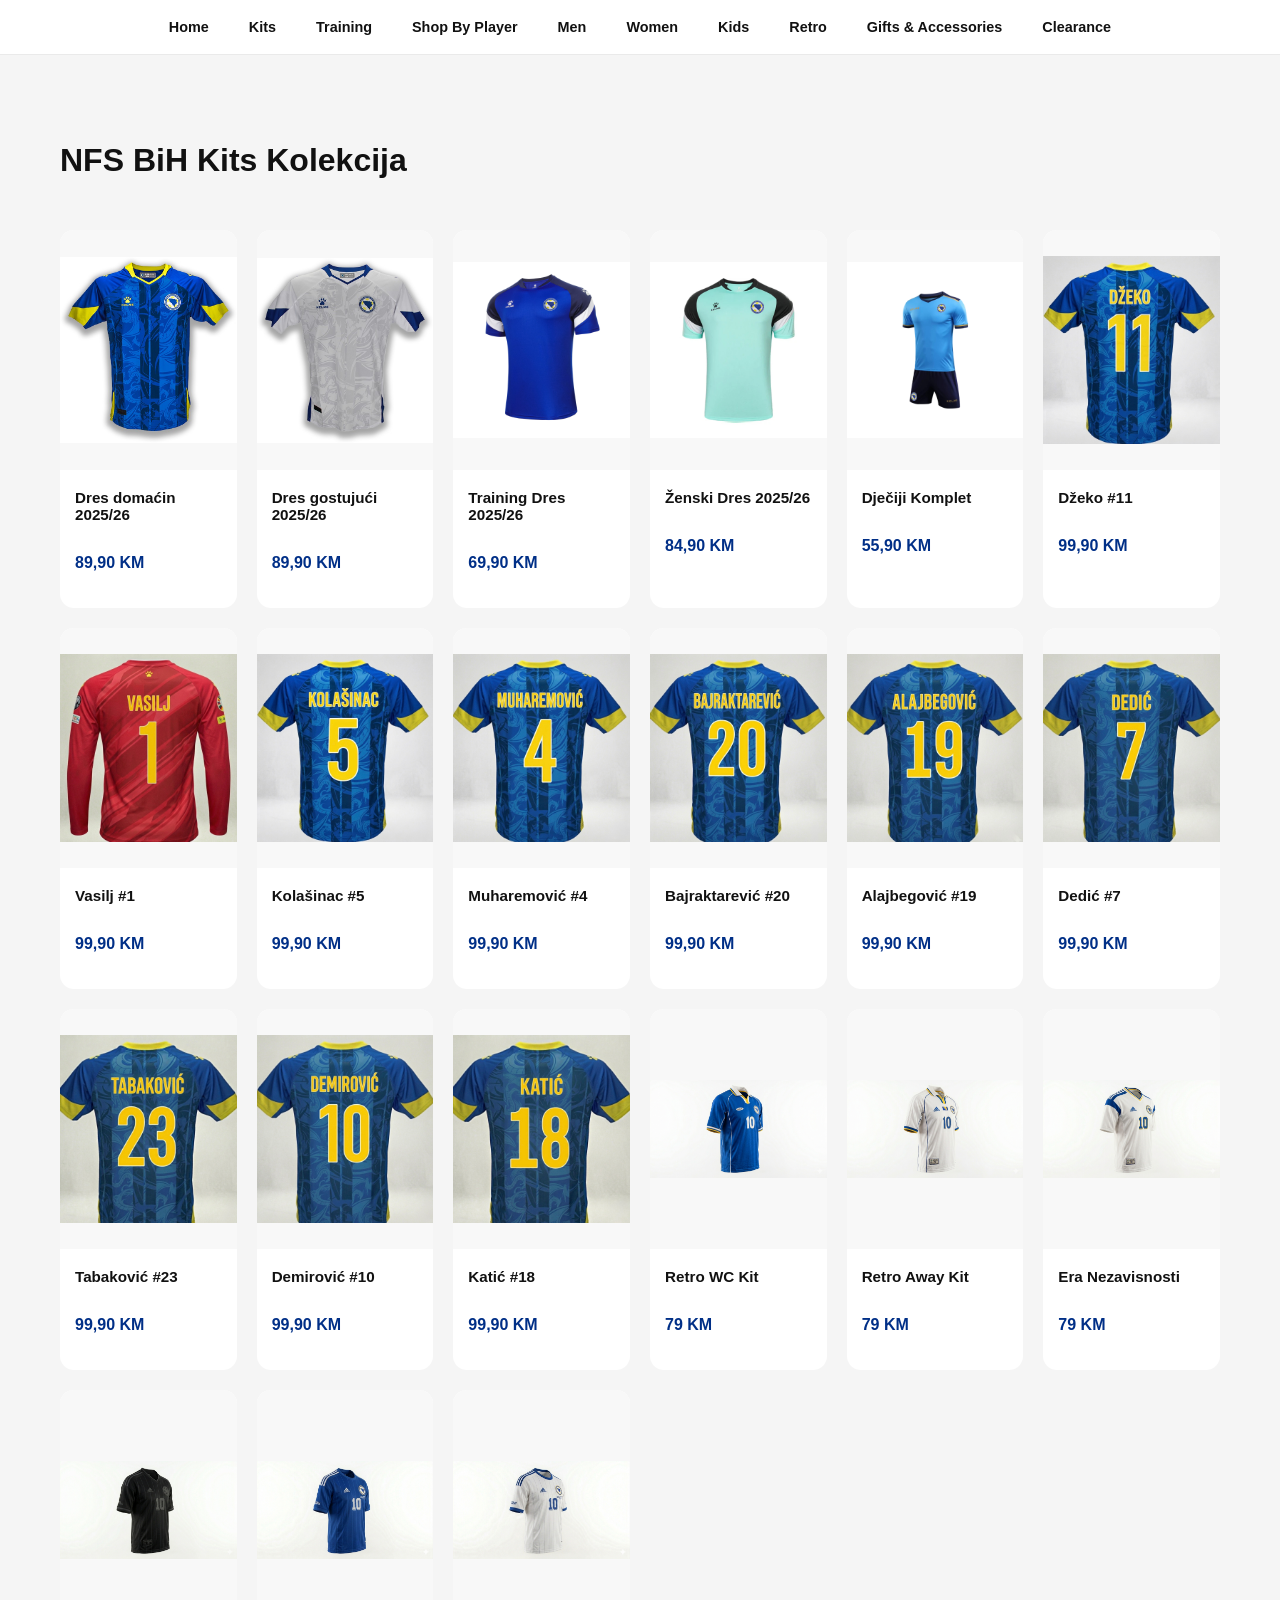
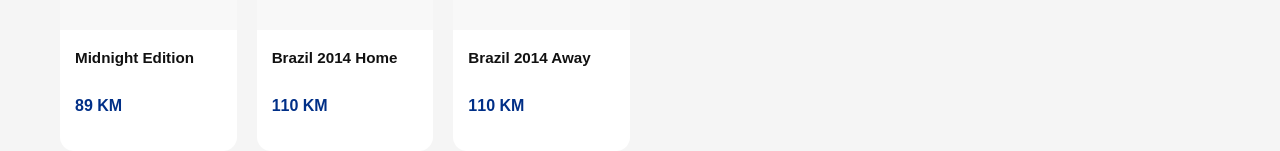
<file: kits.html>
<!DOCTYPE html>
<html lang="bs">

<head>
    <meta charset="UTF-8">
    <meta name="viewport" content="width=device-width, initial-scale=1.0">
    <title>Kits - NFS BiH Fanshop</title>

    <link rel="stylesheet" href="css/tptpstil.css">
</head>

<body>

<nav>

    <ul class="nav-links">

        <li><a href="index.html">Home</a></li>
        <li><a href="kits.html">Kits</a></li>
        <li><a href="training.html">Training</a></li>
        <li><a href="menwomen.html#players">Shop By Player</a></li>
        <li><a href="menwomen.html#men">Men</a></li>
        <li><a href="menwomen.html#women">Women</a></li>
        <li><a href="menwomen.html#kids">Kids</a></li>
        <li><a href="retro.html#retro">Retro</a></li>
        <li><a href="retro.html#gifts">Gifts & Accessories</a></li>
        <li><a href="retro.html#clearance">Clearance</a></li>

    </ul>

</nav>

<section class="products-section">

    <div class="section-title">
        <h2>NFS BiH Kits Kolekcija</h2>
    </div>

    <div class="products-grid">

       <article class="product-card">

    <img src="images/dres1.jpeg" alt="Home Dres">

    <h3>Dres domaćin 2025/26</h3>

    <p>89,90 KM</p>

</article>


<article class="product-card">

    <img src="images/dres2.jpg" alt="Away Dres">

    <h3>Dres gostujući 2025/26</h3>

    <p>89,90 KM</p>

</article>


<article class="product-card">

    <img src="images/dres3.jpg" alt="Training Dres">

    <h3>Training Dres 2025/26</h3>

    <p>69,90 KM</p>

</article>


<article class="product-card">

    <img src="images/dres4.jpg" alt="Women's Dres">

    <h3>Ženski Dres 2025/26</h3>

    <p>84,90 KM</p>

</article>


<article class="product-card">

    <img src="images/dres5.jpg" alt="Kids Dres">

    <h3>Dječiji Komplet</h3>

    <p>55,90 KM</p>

</article>

<article class="product-card">

    <img src="images/dzeko.jpg" alt="Dzeko Dres">

    <h3>Džeko #11</h3>

    <p>99,90 KM</p>

</article>


<article class="product-card">

    <img src="images/vasilj.jpg" alt="Vasilj Dres">

    <h3>Vasilj #1</h3>

    <p>99,90 KM</p>

</article>

<article class="product-card">

    <img src="images/kolasinac.jpg" alt="Kolasinac Dres">

    <h3>Kolašinac #5</h3>

    <p>99,90 KM</p>

</article>


<article class="product-card">

    <img src="images/muharemovic.jpg" alt="Muharemovic Dres">

    <h3>Muharemović #4</h3>

    <p>99,90 KM</p>

</article>


<article class="product-card">

    <img src="images/bajraktarevic.jpg" alt="Bajraktarevic Dres">

    <h3>Bajraktarević #20</h3>

    <p>99,90 KM</p>

</article>


<article class="product-card">

    <img src="images/alajbegovic.jpg" alt="Alajbegovic Dres">

    <h3>Alajbegović #19</h3>

    <p>99,90 KM</p>

</article>


<article class="product-card">

    <img src="images/dedic.jpg" alt="Dedic Dres">

    <h3>Dedić #7</h3>

    <p>99,90 KM</p>

</article>


<article class="product-card">

    <img src="images/tabakovic.jpg" alt="Tabakovic Dres">

    <h3>Tabaković #23</h3>

    <p>99,90 KM</p>

</article>


<article class="product-card">

    <img src="images/demirovic.jpg" alt="Demirovic Dres">

    <h3>Demirović #10</h3>

    <p>99,90 KM</p>

</article>

<article class="product-card">

    <img src="images/katic.jpg" alt="Katic Dres">

    <h3>Katić #18</h3>

    <p>99,90 KM</p>

</article>

<article class="product-card">

    <img src="images/Retro dres.png" alt="Retro Dres">

    <h3>Retro WC Kit</h3>

    <p>79 KM</p>

</article>

<article class="product-card">

    <img src="images/Retro dres 2.png" alt="Retro Dres">

    <h3>Retro Away Kit</h3>

    <p>79 KM</p>

</article>

<article class="product-card">

    <img src="images/Dres era nezavisnosti.png" alt="Era Dres">

    <h3>Era Nezavisnosti</h3>

    <p>79 KM</p>

</article>

<article class="product-card">

    <img src="images/Midnight edioton.png" alt="Midnight">

    <h3>Midnight Edition</h3>

    <p>89 KM</p>

</article>


<article class="product-card">

    <img src="images/Brazil dres.png" alt="Brazil">

    <h3>Brazil 2014 Home</h3>

    <p>110 KM</p>

</article>


<article class="product-card">

    <img src="images/Brazil 2.png" alt="Brazil Away">

    <h3>Brazil 2014 Away</h3>

    <p>110 KM</p>

</article>
    </div>

</section>

</body>

</html>
</file>
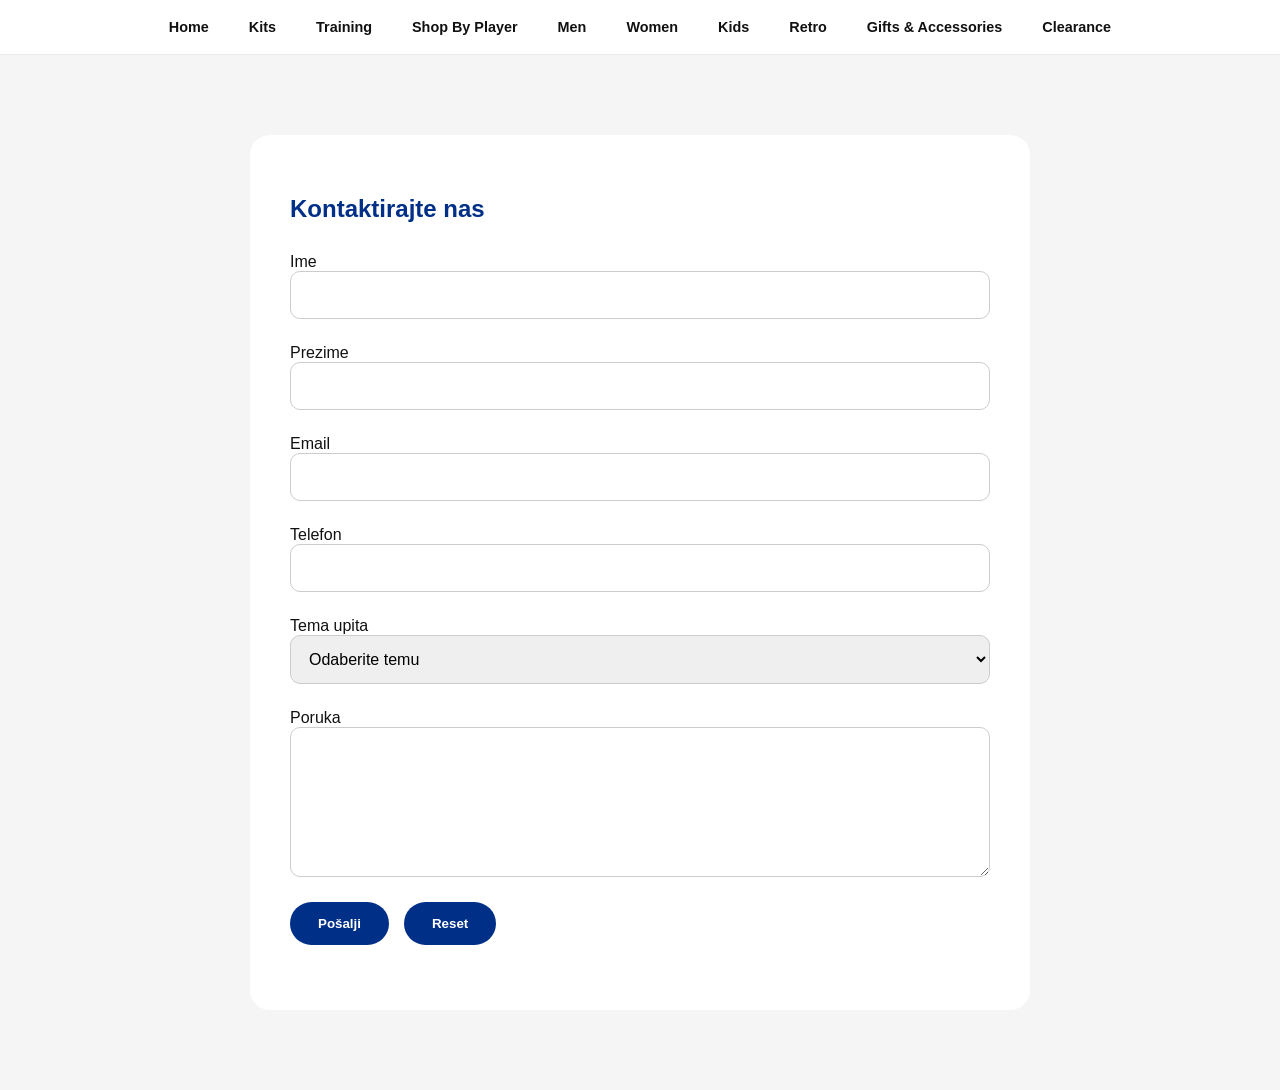
<file: kontakt.html>
<!DOCTYPE html>
<html lang="bs">

<head>

    <meta charset="UTF-8">
    <meta name="viewport" content="width=device-width, initial-scale=1.0">

    <title>Kontakt - NFS BiH Fanshop</title>

    <link rel="stylesheet" href="css/tptpstil.css">

</head>

<body>

    <nav>

        <ul class="nav-links">

            <li><a href="index.html">Home</a></li>
            <li><a href="kits.html">Kits</a></li>
            <li><a href="training.html">Training</a></li>
            <li><a href="menwomen.html#players">Shop By Player</a></li>
            <li><a href="menwomen.html#men">Men</a></li>
            <li><a href="menwomen.html#women">Women</a></li>
            <li><a href="menwomen.html#kids">Kids</a></li>
            <li><a href="retro.html#retro">Retro</a></li>
            <li><a href="retro.html#gifts">Gifts & Accessories</a></li>
            <li><a href="retro.html#clearance">Clearance</a></li>

        </ul>

    </nav>

    <section class="kontakt-section">

        <h1>Kontaktirajte nas</h1>

        <form id="kontaktForma">

            <div class="form-group">

                <label>Ime</label>

                <input type="text" id="ime">

                <small class="error"></small>

            </div>

            <div class="form-group">

                <label>Prezime</label>

                <input type="text" id="prezime">

                <small class="error"></small>

            </div>

            <div class="form-group">

                <label>Email</label>

                <input type="text" id="email">

                <small class="error"></small>

            </div>

            <div class="form-group">

                <label>Telefon</label>

                <input type="text" id="telefon">

                <small class="error"></small>

            </div>

            <div class="form-group">

                <label>Tema upita</label>

                <select id="tema">

                    <option value="">Odaberite temu</option>
                    <option>Dostava</option>
                    <option>Plaćanje</option>
                    <option>Proizvodi</option>
                    <option>Povrat robe</option>

                </select>

                <small class="error"></small>

            </div>

            <div class="form-group">

                <label>Poruka</label>

                <textarea id="poruka"></textarea>

                <small class="error"></small>

            </div>

            <div class="form-buttons">

                <button type="submit">Pošalji</button>

                <button type="reset">Reset</button>

            </div>

        </form>

        <p id="uspjesnaPoruka"></p>

    </section>

    <script src="js/tptpskripte.js"></script>

</body>

</html>
</file>
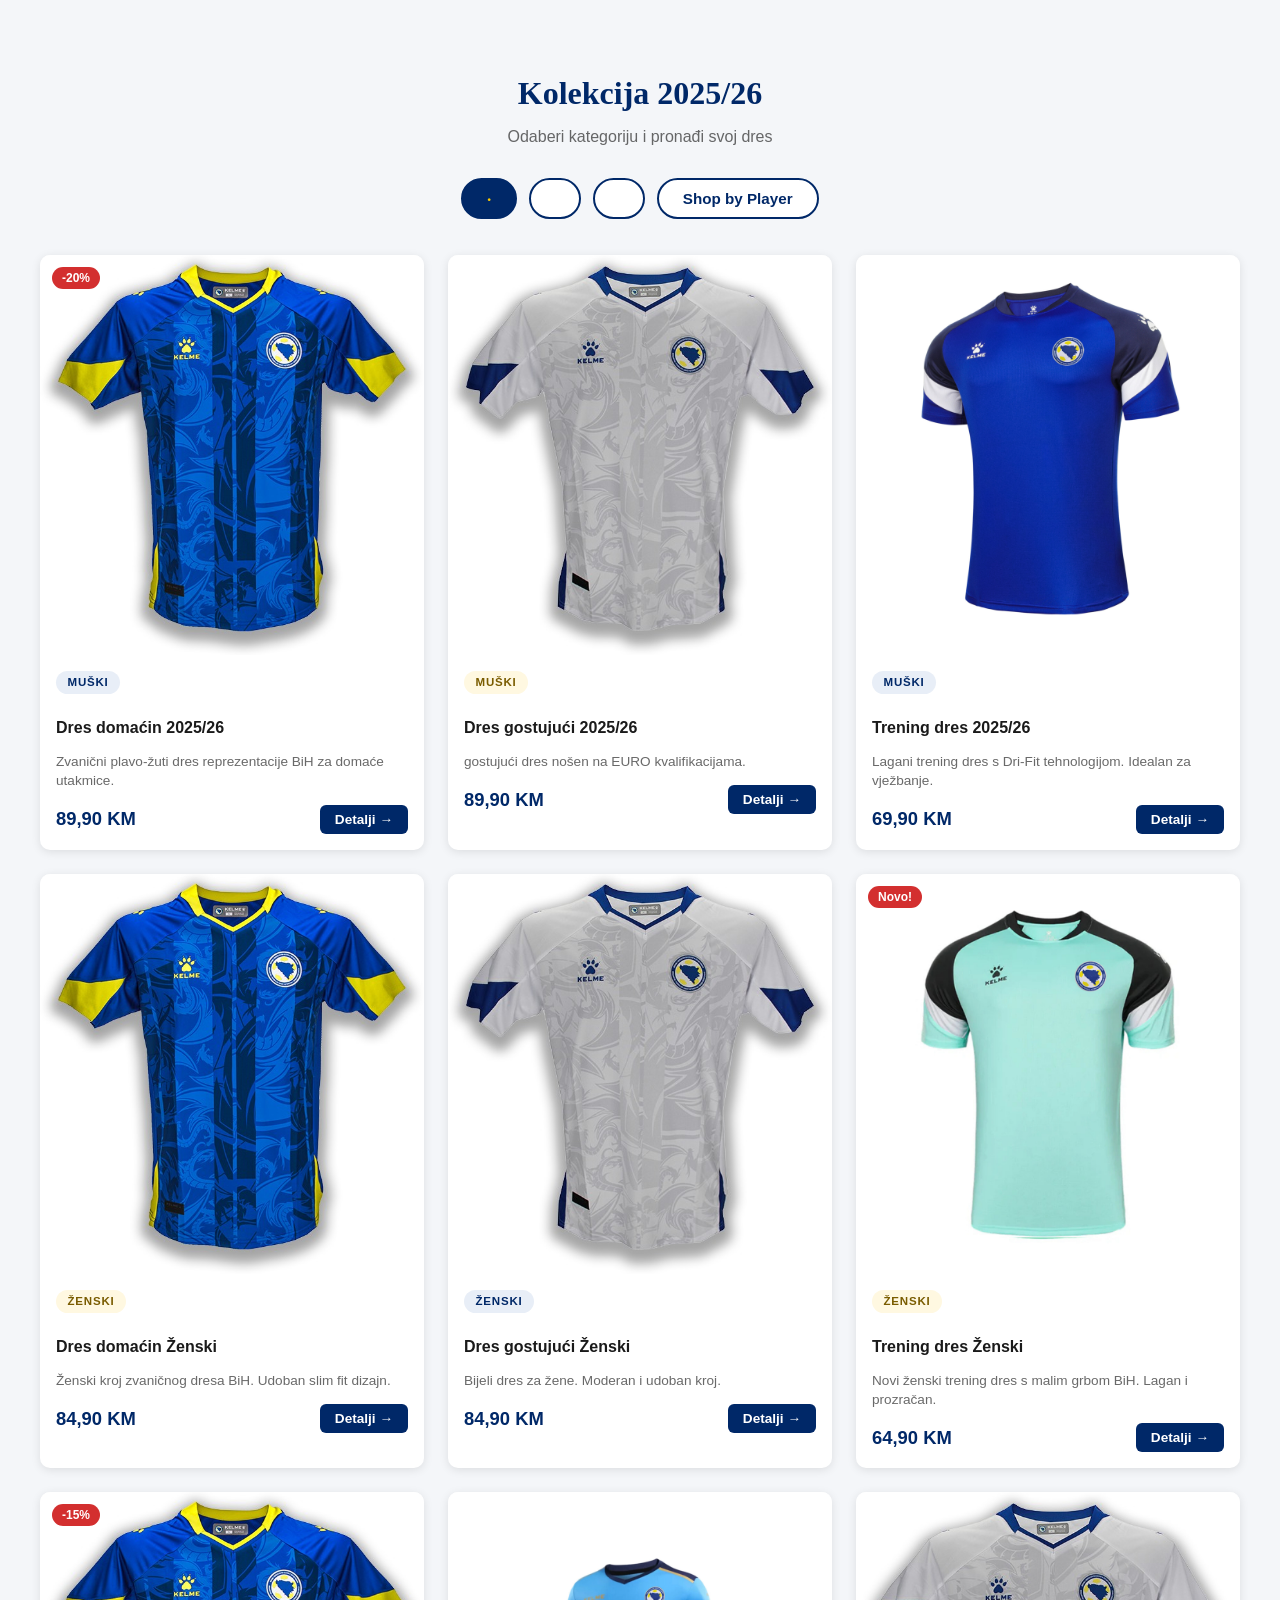
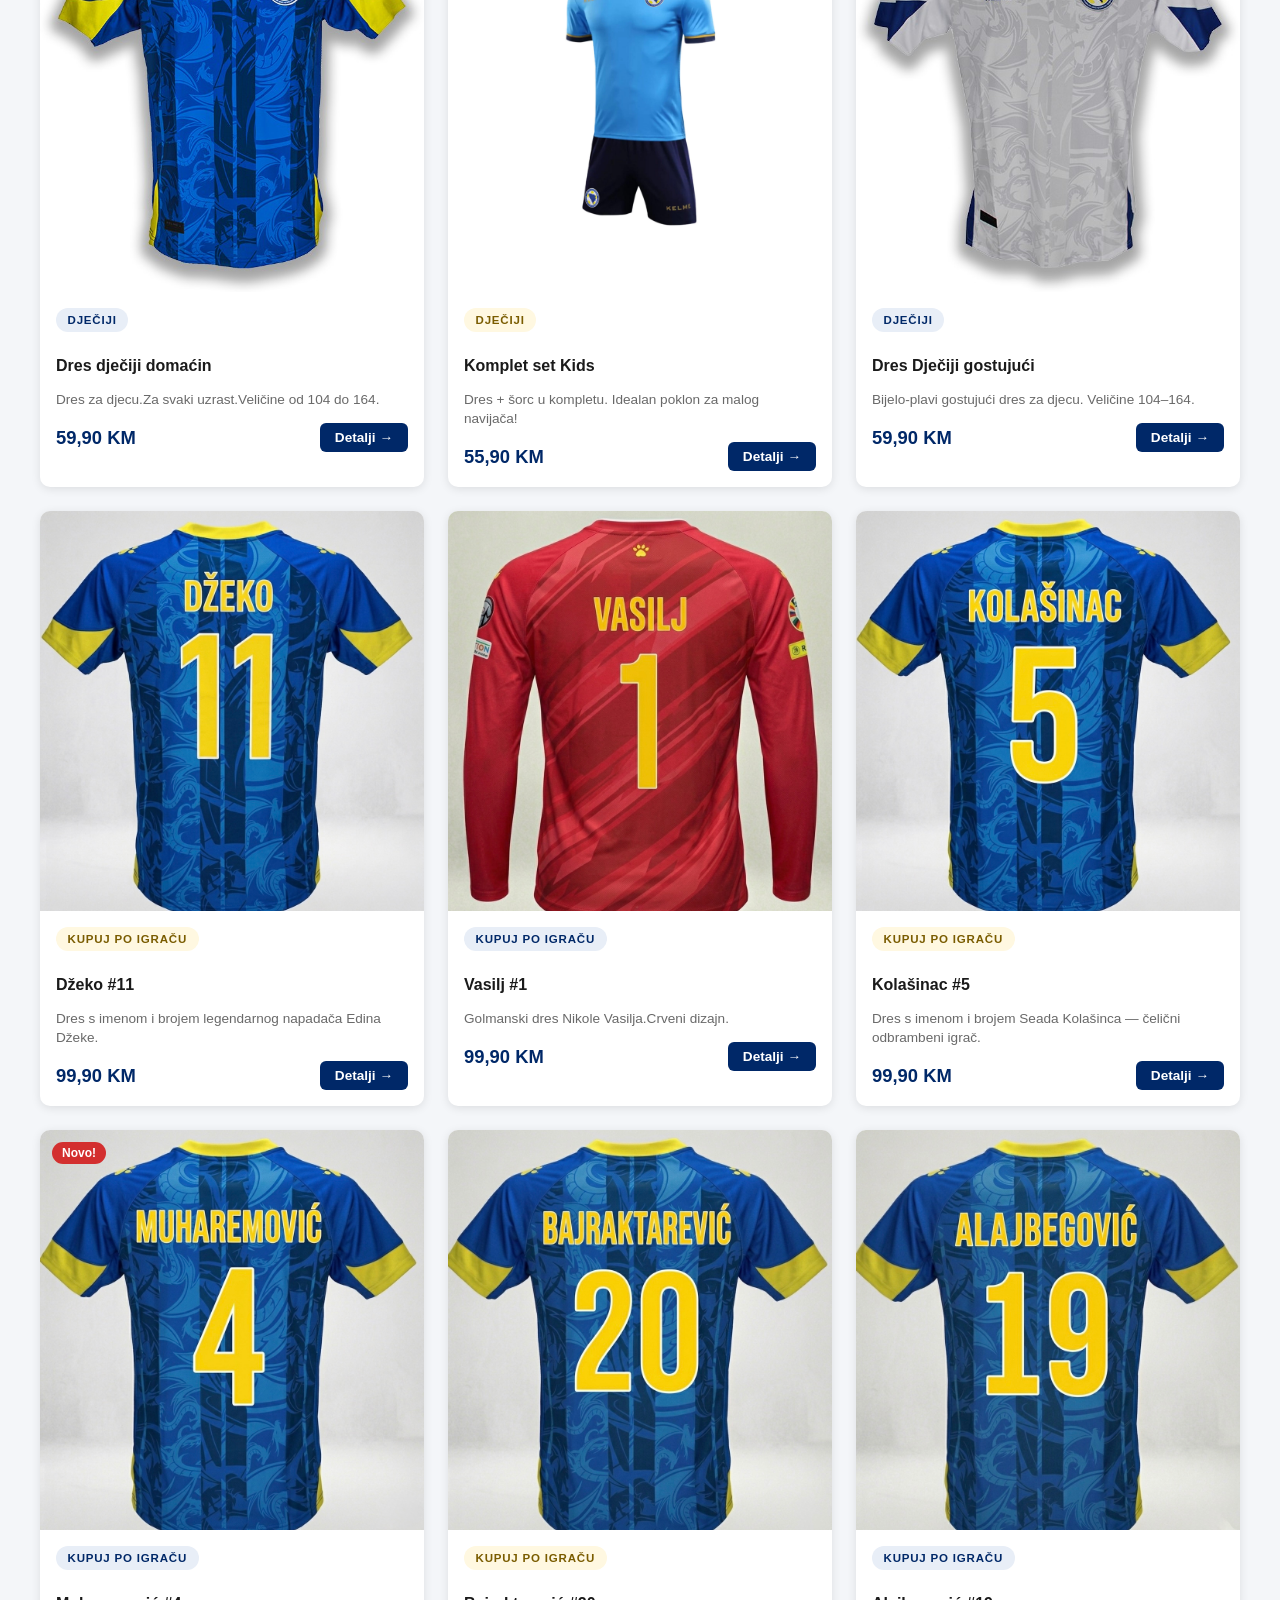
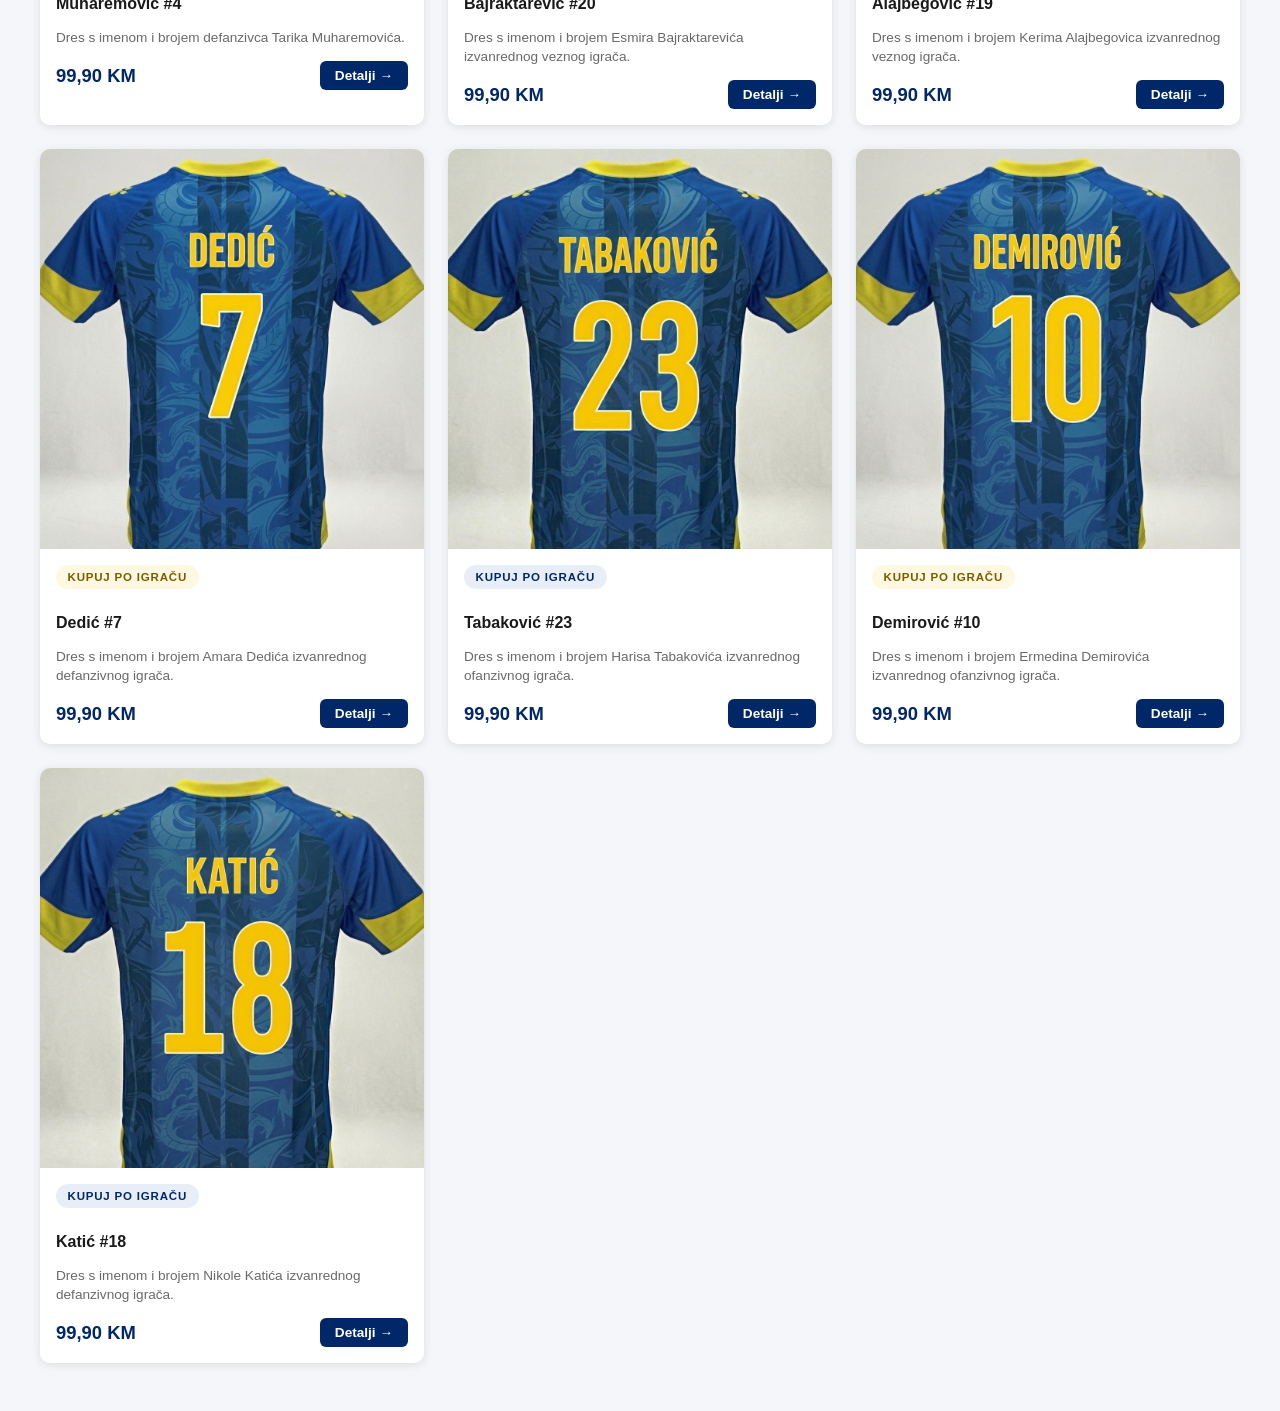
<file: menwomen.html>
<!DOCTYPE HTML>
<html lang = "bs">


    <head>
        <meta charset="utf-8">
        <link rel="stylesheet" href="css/tptpstil.css">
        <meta name="viewport" content="width=device-width, inital-scale=1.0">
        <title>NFSBIH fanshop</title>

    </head>
<body>

<section class="shop-sekcija">

 
  <div class="shop-zaglavlje">
    <h2 class="shop-naslov">Kolekcija 2025/26</h2>
    <p class="shop-podnaslov">Odaberi kategoriju i pronađi svoj dres</p>
  </div>

       
       <!--data-tab atribut govori JS-u koju grupu kartica da pokaže.
       Vrijednosti moraju odgovarati data-kategorija atributima na karticama.-->
    
  <div class="shop-tabovi">
    <button id="men" class="tab-dugme aktivan" data-tab="muskarci">
    <button id="women" class="tab-dugme" data-tab="zene">
    <button id="kids" class="tab-dugme" data-tab="djeca">
    <button id="players" class="tab-dugme" data-tab="igrac"> Shop by Player</button>
  </div>

  <!-- grid sa karticama -->

  <div class="shop-grid" id="shop-grid">

    <!-- muskarci -->

    <article class="shop-kartica" data-kategorija="muskarci">

      <!-- Badge s popustom — apsolutno pozicioniran u CSS-u -->

      <div class="kartica-badge">-20%</div>

      
      <img
        src="images/dres1.jpeg"
        alt="Muški domaćin dres BiH 2025/26 — plavo-žuti dizajn, prednji prikaz"
        class="kartica-slika dres1">

      <div class="kartica-info">
        <span class="kartica-tag">Muški</span>

        <h3 class="kartica-naziv">Dres domaćin 2025/26</h3>
        <p class="kartica-opis">Zvanični plavo-žuti dres reprezentacije BiH za domaće utakmice.</p>

        <div class="kartica-dno">
          <span class="kartica-cijena">89,90 KM</span>
          <!-- href vodi na sadrzaj.html na tačan dio stranice (bookmark) -->
          <a class="kartica-link">Detalji →</a>
        </div>
      </div>
    </article>

    <!-- muški gostujuci dres -->
    <article class="shop-kartica" data-kategorija="muskarci">
      <img
        src="images/dres2.jpg"
        alt="Muški gostujući dres BiH 2025/26 — bijelo-plavi dizajn, prednji prikaz"
        class="dres2 kartica-slika">
      <div class="kartica-info">
        <span class="kartica-tag">Muški</span>
        <h3 class="kartica-naziv">Dres gostujući 2025/26</h3>
        <p class="kartica-opis"> gostujući dres nošen na EURO kvalifikacijama.</p>
        <div class="kartica-dno">
          <span class="kartica-cijena">89,90 KM</span>
          <a  class="kartica-link">Detalji →</a>
        </div>
      </div>
    </article>

    <!-- muški trening dres -->
    <article class="shop-kartica" data-kategorija="muskarci">
      <img
        src="images/dres3.jpg"
        alt="Muški trening dres BiH 2025/26 — tamno plavi dizajn"
        class="kartica-slika">
      <div class="kartica-info">
        <span class="kartica-tag">Muški</span>
        <h3 class="kartica-naziv">Trening dres 2025/26</h3>
        <p class="kartica-opis">Lagani trening dres s Dri-Fit tehnologijom. Idealan za vježbanje.</p>
        <div class="kartica-dno">
          <span class="kartica-cijena">69,90 KM</span>
          <a class="kartica-link">Detalji →</a>
        </div>
      </div>
    </article>

    <!--  žene -->

    <!-- ženski domaćin dres -->
    <article class="shop-kartica" data-kategorija="zene">
      <img
        src="images/dres1.jpeg"
        alt="Ženski domaćin dres BiH 2025/26 — slim fit kroj, plavo-žuti dizajn"
        class="kartica-slika">
      <div class="kartica-info">
        <span class="kartica-tag">Ženski</span>
        <h3 class="kartica-naziv">Dres domaćin Ženski</h3>
        <p class="kartica-opis">Ženski kroj zvaničnog dresa BiH. Udoban slim fit dizajn.</p>
        <div class="kartica-dno">
          <span class="kartica-cijena">84,90 KM</span>
          <a class="kartica-link">Detalji →</a>
        </div>
      </div>
    </article>

    <!-- ženski gostujući dres -->
    <article class="shop-kartica" data-kategorija="zene">
      <img
        src="images/dres2.jpg"
        alt="Ženski gostujući dres BiH 2025/26 — bijelo-zlatna kombinacija"
        class="kartica-slika">
      <div class="kartica-info">
        <span class="kartica-tag">Ženski</span>
        <h3 class="kartica-naziv">Dres gostujući Ženski</h3>
        <p class="kartica-opis">Bijeli dres za žene. Moderan i udoban kroj.</p>
        <div class="kartica-dno">
          <span class="kartica-cijena">84,90 KM</span>
          <a  class="kartica-link">Detalji →</a>
        </div>
      </div>
    </article>

    <!-- ženski trening dres -->
    <article class="shop-kartica" data-kategorija="zene">
      <div class="kartica-badge">Novo!</div>
      <img
        src="images/dres4.jpg"
        alt="Ženski trening dres BiH 2025/26 — plavi s žutim detaljima"
        class="kartica-slika">
      <div class="kartica-info">
        <span class="kartica-tag">Ženski</span>
        <h3 class="kartica-naziv">Trening dres Ženski</h3>
        <p class="kartica-opis">Novi ženski trening dres s malim grbom BiH. Lagan i prozračan.</p>
        <div class="kartica-dno">
          <span class="kartica-cijena">64,90 KM</span>
          <a  class="kartica-link">Detalji →</a>
        </div>
      </div>
    </article>
  <!-- Kartica: Dječiji domaćin dres -->
    <article class="shop-kartica" data-kategorija="djeca">
      <div class="kartica-badge">-15%</div>
      <img
        src="images/dres1.jpeg"
        alt="Dječiji domaćin dres BiH 2025/26 — veličine 104 do 164"
        class="kartica-slika">
      <div class="kartica-info">
        <span class="kartica-tag">Dječiji</span>
        <h3 class="kartica-naziv">Dres dječiji domaćin</h3>
        <p class="kartica-opis">Dres za djecu.Za svaki uzrast.Veličine od 104 do 164. </p>
        <div class="kartica-dno">
          <span class="kartica-cijena">59,90 KM</span>
          <a class="kartica-link">Detalji →</a>
        </div>
      </div>
    </article>

    <!-- Kartica: Dječiji komplet set -->
    <article class="shop-kartica" data-kategorija="djeca">
      <img
        src="images/dres5.jpg"
        alt="Dječiji komplet set: dres i šorts BiH 2025/26"
        class="kartica-slika">
      <div class="kartica-info">
        <span class="kartica-tag">Dječiji</span>
        <h3 class="kartica-naziv">Komplet set Kids</h3>
        <p class="kartica-opis">Dres + šorc u kompletu. Idealan poklon za malog navijača!</p>
        <div class="kartica-dno">
          <span class="kartica-cijena">55,90 KM</span>
          <a class="kartica-link">Detalji →</a>
        </div>
      </div>
    </article>

    <!-- Kartica: Dječiji gostujući dres -->
    <article class="shop-kartica" data-kategorija="djeca">
      <img
        src="images/dres2.jpg"
        alt="Dječiji gostujući dres BiH 2025/26 — bijelo-plavi, veličine 104 do 164"
        class="kartica-slika">
      <div class="kartica-info">
        <span class="kartica-tag">Dječiji</span>
        <h3 class="kartica-naziv">Dres Dječiji gostujući</h3>
        <p class="kartica-opis">Bijelo-plavi gostujući dres za djecu. Veličine 104–164.</p>
        <div class="kartica-dno">
          <span class="kartica-cijena">59,90 KM</span>
          <a class="kartica-link">Detalji →</a>
        </div>
      </div>
    </article>
      <!--  kupuj po igracu  -->

    <!-- Kartica: Džeko #10 -->
    <article class="shop-kartica" data-kategorija="igrac">
      <img
        src="images/dzeko.jpg"
        alt="Dres Edin Džeko broj 10 — BiH reprezentacija 2025/26"
        class="kartica-slika">
      <div class="kartica-info">
        <span class="kartica-tag">Kupuj po igraču</span>
        <h3 class="kartica-naziv">Džeko #11</h3>
        <p class="kartica-opis">Dres s imenom i brojem legendarnog napadača Edina Džeke.</p>
        <div class="kartica-dno">
          <span class="kartica-cijena">99,90 KM</span>
          <a href="sadrzaj.html#igrac-dzeko" class="kartica-link">Detalji →</a>
        </div>
      </div>
    </article>

    <!-- Kartica: vasilj #1 -->
    <article class="shop-kartica" data-kategorija="igrac">
      <img
        src="images/vasilj.jpg"
         alt="Golmanski dres Nikola Vasilj #1 — BiH reprezentacija 2025/26" 
        class="kartica-slika">
      <div class="kartica-info">
        <span class="kartica-tag">Kupuj po igraču</span>
        <h3 class="kartica-naziv">Vasilj #1</h3>
        <p class="kartica-opis">Golmanski dres Nikole Vasilja.Crveni dizajn.</p>
        <div class="kartica-dno">
          <span class="kartica-cijena">99,90 KM</span>
          <a href="sadrzaj.html#igrac-vasilj" class="kartica-link">Detalji →</a>
        </div>
      </div>
    </article>

    <!-- Kartica: Kolašinac #5 -->
    <article class="shop-kartica" data-kategorija="igrac">
      <img
        src="images/kolasinac.jpg"
        alt="Dres Sead Kolašinac broj 5 — BiH reprezentacija 2025/26"
        class="kartica-slika">
      <div class="kartica-info">
        <span class="kartica-tag">Kupuj po igraču</span>
        <h3 class="kartica-naziv">Kolašinac #5</h3>
        <p class="kartica-opis">Dres s imenom i brojem Seada Kolašinca — čelični odbrambeni igrač.</p>
        <div class="kartica-dno">
          <span class="kartica-cijena">99,90 KM</span>
          <a href="sadrzaj.html#igrac-kolasinac" class="kartica-link">Detalji →</a>
        </div>
      </div>
    </article>

    <!-- Kartica: Muharemovic #4 -->
    <article class="shop-kartica" data-kategorija="igrac">
      <div class="kartica-badge">Novo!</div>
      <img
        src="images/muharemovic.jpg"
        alt="Dres Tarik Muharemović broj 4 — BiH reprezentacija 2025/26"
        class="kartica-slika">
      <div class="kartica-info">
        <span class="kartica-tag">Kupuj po igraču</span>
        <h3 class="kartica-naziv">Muharemović #4</h3>
        <p class="kartica-opis">Dres s imenom i brojem defanzivca Tarika Muharemovića.</p>
        <div class="kartica-dno">
          <span class="kartica-cijena">99,90 KM</span>
          <a href="sadrzaj.html#igrac-muharemovic" class="kartica-link">Detalji →</a>
        </div>
      </div>
    </article>

    <!-- Kartica: Bajraktarevic #20 -->
    <article class="shop-kartica" data-kategorija="igrac">
      <img
        src="images/bajraktarevic.jpg"
        alt="Dres Esmir Bajraktarević broj 20 — BiH reprezentacija 2025/26"
        class="kartica-slika">
      <div class="kartica-info">
        <span class="kartica-tag">Kupuj po igraču</span>
        <h3 class="kartica-naziv">Bajraktarević #20</h3>
        <p class="kartica-opis">Dres s imenom i brojem Esmira Bajraktarevića izvanrednog veznog igrača.</p>
        <div class="kartica-dno">
          <span class="kartica-cijena">99,90 KM</span>
          <a href="sadrzaj.html#igrac-bajraktarevic" class="kartica-link">Detalji →</a>
        </div>
      </div>
    </article>

 <!-- Kartica: Alajbegovic #19 -->
    <article class="shop-kartica" data-kategorija="igrac">
      <img
        src="images/alajbegovic.jpg"
        alt="Dres Kerim Alajbegović broj 19 — BiH reprezentacija 2025/26"
        class="kartica-slika">
      <div class="kartica-info">
        <span class="kartica-tag">Kupuj po igraču</span>
        <h3 class="kartica-naziv">Alajbegović #19</h3>
        <p class="kartica-opis">Dres s imenom i brojem Kerima Alajbegovica izvanrednog veznog igrača.</p>
        <div class="kartica-dno">
          <span class="kartica-cijena">99,90 KM</span>
          <a href="sadrzaj.html#igrac-alajbegovic" class="kartica-link">Detalji →</a>
        </div>
      </div>
    </article>
     <!-- Kartica: Dedic #7 -->
    <article class="shop-kartica" data-kategorija="igrac">
      <img
        src="images/dedic.jpg"
        alt="Dres Amar Dedić broj 7 — BiH reprezentacija 2025/26"
        class="kartica-slika">
      <div class="kartica-info">
        <span class="kartica-tag">Kupuj po igraču</span>
        <h3 class="kartica-naziv">Dedić #7</h3>
        <p class="kartica-opis">Dres s imenom i brojem Amara Dedića izvanrednog defanzivnog igrača.</p>
        <div class="kartica-dno">
          <span class="kartica-cijena">99,90 KM</span>
          <a href="sadrzaj.html#igrac-dedic" class="kartica-link">Detalji →</a>
        </div>
      </div>
    </article>

     <!-- Kartica: Tabakovic #23 -->
    <article class="shop-kartica" data-kategorija="igrac">
      <img
        src="images/tabakovic.jpg"
        alt="Dres Haris Tabaković broj 23 — BiH reprezentacija 2025/26"
        class="kartica-slika">
      <div class="kartica-info">
        <span class="kartica-tag">Kupuj po igraču</span>
        <h3 class="kartica-naziv">Tabaković #23</h3>
        <p class="kartica-opis">Dres s imenom i brojem Harisa Tabakovića izvanrednog ofanzivnog igrača.</p>
        <div class="kartica-dno">
          <span class="kartica-cijena">99,90 KM</span>
          <a href="sadrzaj.html#igrac-tabakovic" class="kartica-link">Detalji →</a>
        </div>
      </div>
    </article>

     <!-- Kartica: Demirovic #10 -->
    <article class="shop-kartica" data-kategorija="igrac">
      <img
        src="images/demirovic.jpg"
        alt="Dres Ermedin Demirović broj 10 — BiH reprezentacija 2025/26"
        class="kartica-slika">
      <div class="kartica-info">
        <span class="kartica-tag">Kupuj po igraču</span>
        <h3 class="kartica-naziv">Demirović #10</h3>
        <p class="kartica-opis">Dres s imenom i brojem Ermedina Demirovića izvanrednog ofanzivnog igrača.</p>
        <div class="kartica-dno">
          <span class="kartica-cijena">99,90 KM</span>
          <a href="sadrzaj.html#igrac-demirovic" class="kartica-link">Detalji →</a>
        </div>
      </div>
    </article>
     <!-- Kartica: Katic #18 -->
    <article class="shop-kartica" data-kategorija="igrac">
      <img
        src="images/katic.jpg"
        alt="Dres Nikola Katić broj 18 — BiH reprezentacija 2025/26"
        class="kartica-slika">
      <div class="kartica-info">
        <span class="kartica-tag">Kupuj po igraču</span>
        <h3 class="kartica-naziv">Katić #18</h3>
        <p class="kartica-opis">Dres s imenom i brojem Nikole Katića izvanrednog defanzivnog igrača.</p>
        <div class="kartica-dno">
          <span class="kartica-cijena">99,90 KM</span>
          <a href="sadrzaj.html#igrac-katic" class="kartica-link">Detalji →</a>
        </div>
      </div>
    </article>





  </div>
  <!-- /shop-grid -->

  <!-- Poruka kada nema kartica za odabrani filter -->
  <p class="nema-rezultata" id="nema-rezultata" style="display:none;">
    Nema proizvoda u ovoj kategoriji.
  </p>

</section>
<script src="js/tptpskripte.js"></script>
</body>
</html>
</file>
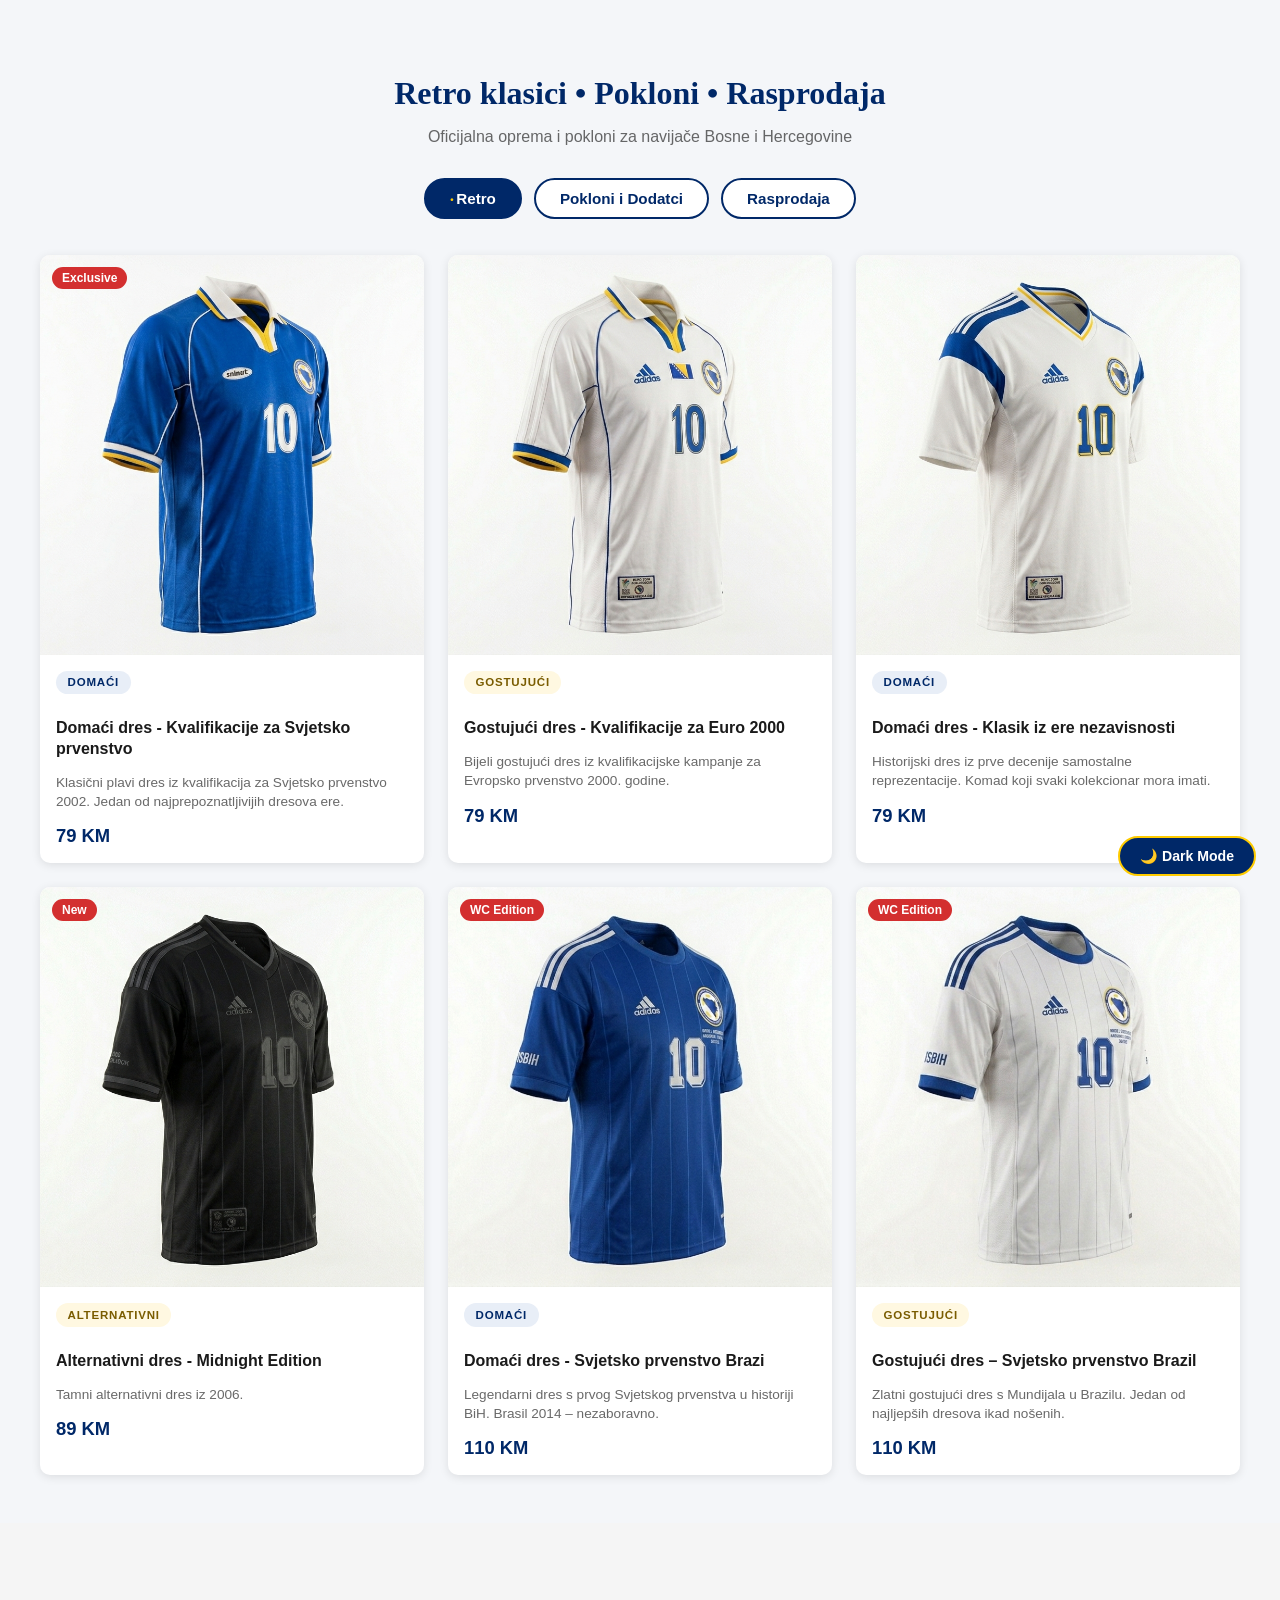
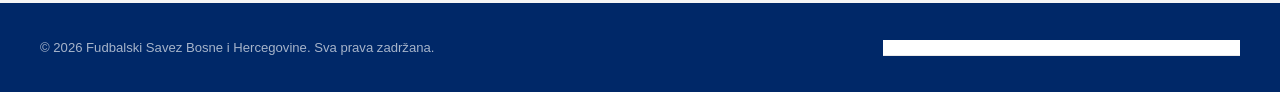
<file: retro.html>
<!DOCTYPE html>
<html lang="bs">
<head>
  <meta charset="UTF-8">
  <meta name="viewport" content="width=device-width, initial-scale=1.0">
  <title>Fan Shop – Retro  </title>
  <link rel="stylesheet" href="css/tptpstil.css"> 
</head>
<script src="js/tptpskripte.js"></script>
<button class="dark-toggle" onclick="toggleDark()">🌙 Dark Mode</button>
<body>


<section class="shop-sekcija">

 
  <div class="shop-zaglavlje">
    <h2 class="shop-naslov">Retro klasici • Pokloni • Rasprodaja </h2>
    <p class="shop-podnaslov">Oficijalna oprema i pokloni za navijače Bosne i Hercegovine</p>
  </div>

  
  <div class="shop-tabovi">
    <button class="tab-dugme aktivan" onclick="prikaziTab('retro', this)">Retro</button>
    <button class="tab-dugme" onclick="prikaziTab('gifts', this)">Pokloni i Dodatci</button>
    <button class="tab-dugme" onclick="prikaziTab('clearance', this)">Rasprodaja</button>
  </div>

  
  <div class="shop-grid">



    <div class="shop-kartica" data-tab="retro">
      <span class="kartica-badge">Exclusive</span>
      <img class="kartica-slika" src="images/Retro dres.png" alt="Home Kit 2002">
      <div class="kartica-info">
        <span class="kartica-tag">Domaći </span>
        <h3 class="kartica-naziv">Domaći dres - Kvalifikacije za Svjetsko prvenstvo </h3>
        <p class="kartica-opis">Klasični plavi dres iz kvalifikacija za Svjetsko prvenstvo 2002. Jedan od najprepoznatljivijih dresova ere.</p>
        <div class="kartica-dno">
          <span class="kartica-cijena">79 KM</span>
        </div>
      </div>
    </div>

    <div class="shop-kartica" data-tab="retro">
      <img class="kartica-slika" src="images/Retro dres 2.png" alt="Away Kit 1999">
      <div class="kartica-info">
        <span class="kartica-tag">Gostujući </span>
        <h3 class="kartica-naziv">Gostujući dres - Kvalifikacije za Euro 2000</h3>
        <p class="kartica-opis">Bijeli gostujući dres iz kvalifikacijske kampanje za Evropsko prvenstvo 2000. godine.</p>
        <div class="kartica-dno">
          <span class="kartica-cijena">79 KM</span>
        </div>
      </div>
    </div>

    <div class="shop-kartica" data-tab="retro">
      <img class="kartica-slika" src="images/Dres era nezavisnosti.png" alt="Home Kit 1996">
      <div class="kartica-info">
        <span class="kartica-tag">Domaći </span>
        <h3 class="kartica-naziv"> Domaći dres - Klasik iz ere nezavisnosti</h3>
        <p class="kartica-opis">Historijski dres iz prve decenije samostalne reprezentacije. Komad koji svaki kolekcionar mora imati.</p>
        <div class="kartica-dno">
          <span class="kartica-cijena">79 KM</span>
        </div>
      </div>
    </div>

    <div class="shop-kartica" data-tab="retro">
      <span class="kartica-badge">New</span>
      <img class="kartica-slika" src="images/Midnight edioton.png" alt="Third Kit 2006">
      <div class="kartica-info">
        <span class="kartica-tag">Alternativni </span>
        <h3 class="kartica-naziv">Alternativni dres - Midnight Edition</h3>
        <p class="kartica-opis">Tamni alternativni dres iz 2006.</p>
        <div class="kartica-dno">
          <span class="kartica-cijena">89 KM</span>
        </div>
      </div>
    </div>

    <div class="shop-kartica" data-tab="retro">
      <span class="kartica-badge">WC Edition</span>
      <img class="kartica-slika" src="images/Brazil dres.png" alt="Home Kit 2014">
      <div class="kartica-info">
        <span class="kartica-tag">Domaći </span>
        <h3 class="kartica-naziv">Domaći dres - Svjetsko prvenstvo Brazi</h3>
        <p class="kartica-opis">Legendarni dres s prvog Svjetskog prvenstva u historiji BiH. Brasil 2014 – nezaboravno.</p>
        <div class="kartica-dno">
          <span class="kartica-cijena">110 KM</span>
        </div>
      </div>
    </div>

    <div class="shop-kartica" data-tab="retro">
      <span class="kartica-badge">WC Edition</span>
      <img class="kartica-slika" src="images/Brazil 2.png" alt="Away Kit 2014">
      <div class="kartica-info">
        <span class="kartica-tag">Gostujući</span>
        <h3 class="kartica-naziv">Gostujući dres – Svjetsko prvenstvo Brazil</h3>
        <p class="kartica-opis">Zlatni gostujući dres s Mundijala u Brazilu. Jedan od najljepših dresova ikad nošenih.</p>
        <div class="kartica-dno">
          <span class="kartica-cijena">110 KM</span>
        </div>
      </div>
    </div>


    <div class="shop-kartica sakrivena" data-tab="gifts">
      <img class="kartica-slika" src="images/Šal navijacki.png" alt="Fan Scarf">
      <div class="kartica-info">
        <span class="kartica-tag">Accessories</span>
        <h3 class="kartica-naziv">Šal – Navijački</h3>
        <p class="kartica-opis">Oficijalni navijački šal . Savršen za stadion ili svakodnevno nošenje.</p>
        <div class="kartica-dno">
          <span class="kartica-cijena">10 KM</span>
        </div>
      </div>
    </div>

    <div class="shop-kartica sakrivena" data-tab="gifts">
      <img class="kartica-slika" src="images/Kapa navijacka.png" alt="Retro Beanie">
      <div class="kartica-info">
        <span class="kartica-tag">Accessories</span>
        <h3 class="kartica-naziv">Kapa – Retro Beanie Hat</h3>
        <p class="kartica-opis">Zimska kapa Topla, udobna i stilska za svakog  navijača.</p>
        <div class="kartica-dno">
          <span class="kartica-cijena">15 KM</span>
        </div>
      </div>
    </div>

    <div class="shop-kartica sakrivena" data-tab="gifts">
      <span class="kartica-badge">New</span>
      <img class="kartica-slika" src="images/zastava BiH.png" alt="WC 2014 Book">
      <div class="kartica-info">
        <span class="kartica-tag">Gifts</span>
        <h3 class="kartica-naziv">Zastava - Klasik BiH </h3>
        <p class="kartica-opis">Simbol ponosa i historije Bosne i Hercegovine.</p>
        <div class="kartica-dno">
          <span class="kartica-cijena">35 KM</span>
        </div>
      </div>
    </div>

    <div class="shop-kartica sakrivena" data-tab="gifts">
      <img class="kartica-slika" src="images/Šolja BiH.png" alt="WC Mug">
      <div class="kartica-info">
        <span class="kartica-tag">Gifts</span>
        <h3 class="kartica-naziv">Šolja – Brazil World Cup Mug</h3>
        <p class="kartica-opis">Keramička šolja s motivima Mundijala 2014. Savršen poklon za svakog Zmajevog navijača.</p>
        <div class="kartica-dno">
          <span class="kartica-cijena">10 KM</span>
        </div>
      </div>
    </div>

    <div class="shop-kartica sakrivena" data-tab="gifts">
      <img class="kartica-slika" src="images/Historic moments poster.png" alt="Pin Badge Set">
      <div class="kartica-info">
        <span class="kartica-tag">Gifts</span>
        <h3 class="kartica-naziv">Historic Moments Poster</h3>
        <p class="kartica-opis">Posteri koji oživljavaju najveće trenutke bh. fudbala. Od legendardnih utakmica do nezaboravnih pobjeda</p>
        <div class="kartica-dno">
          <span class="kartica-cijena">22 KM</span>
        </div>
      </div>
    </div>

    <div class="shop-kartica sakrivena" data-tab="gifts">
      <span class="kartica-badge">Limited</span>
      <img class="kartica-slika" src="images/Poster limited.png" alt="Retro Poster">
      <div class="kartica-info">
        <span class="kartica-tag">Gifts</span>
        <h3 class="kartica-naziv">Golden Generation Poster (Limited)</h3>
        <p class="kartica-opis">Limitirani retro-art poster A3 formata. Numerisano izdanje, samo 200 primjeraka.</p>
        <div class="kartica-dno">
          <span class="kartica-cijena">30 KM</span>
        </div>
      </div>
    </div>


    <div class="shop-kartica sakrivena" data-tab="clearance">
      <span class="kartica-badge">-40%</span>
      <img class="kartica-slika" src="images/Euro clearance.png" alt="Home Kit 2010">
      <div class="kartica-info">
        <span class="kartica-tag">Domaći </span>
        <h3 class="kartica-naziv">Domaći dres - 2010 – Kvalifikacije za Euro</h3>
        <p class="kartica-opis">Zadnji komadi dresa iz 2010. Rasprodaja po sniženoj cijeni – ostala samo veličina XL.</p>
        <div class="kartica-dno">
          <span class="kartica-cijena">48 KM <small style="text-decoration:line-through; opacity:0.5; font-size:0.85rem;">79 KM</small></span>
        </div>
      </div>
    </div>

    <div class="shop-kartica sakrivena" data-tab="clearance">
      <span class="kartica-badge">-30%</span>
      <img class="kartica-slika" src="images/HOODIE.png" alt="Hoodie 2019">
      <div class="kartica-info">
        <span class="kartica-tag">Hoodie </span>
        <h3 class="kartica-naziv">Zmajevi Hoodie – Fan Edition</h3>
        <p class="kartica-opis">Navijački hoodie. Ostale veličine S i M. Kvalitetna pamučna mješavina.</p>
        <div class="kartica-dno">
          <span class="kartica-cijena">45 KM <small style="text-decoration:line-through; opacity:0.5; font-size:0.85rem;">60 KM</small></span>
        </div>
      </div>
    </div>

    <div class="shop-kartica sakrivena" data-tab="clearance">
      <span class="kartica-badge">-50%</span>
      <img class="kartica-slika" src="images/Training top.png" alt="Training Top 2017">
      <div class="kartica-info">
        <span class="kartica-tag">Training </span>
        <h3 class="kartica-naziv">Trening dres 2017 – Predsezona</h3>
        <p class="kartica-opis">Trenažerski dres iz predsezone 2017. Dostupan u svim veličinama po pola cijene.</p>
        <div class="kartica-dno">
          <span class="kartica-cijena">30 KM <small style="text-decoration:line-through; opacity:0.5; font-size:0.85rem;">60 KM</small></span>
          
        </div>
      </div>
    </div>

    <div class="shop-kartica sakrivena" data-tab="clearance">
      <span class="kartica-badge">-25%</span>
      <img class="kartica-slika" src="images/Lopta potpisi.png" alt="Replica Ball 2018">
      <div class="kartica-info">
        <span class="kartica-tag">Gifts </span>
        <h3 class="kartica-naziv"> Lopta Legea (Potpisana)</h3>
        <p class="kartica-opis">Replika lopte s potpisima igrača iz 2018. Ograničena količina na raspolaganju.</p>
        <div class="kartica-dno">
          <span class="kartica-cijena">80 KM <small style="text-decoration:line-through; opacity:0.5; font-size:0.85rem;">70 KM</small></span>
        </div>
      </div>
    </div>

  </div>
</section>

<footer class="shop-footer">
  <div class="footer-donji">
    <p>© 2026 Fudbalski Savez Bosne i Hercegovine. Sva prava zadržana.</p>
    <nav class="footer-linkovi">
      <a href="#">Dostava</a>
      <a href="#">Povrat</a>
      <a href="#">Kontakt</a>
      <a href="#">O nama</a>
    </nav>
  </div>
</footer>




</body>
</html>
</file>
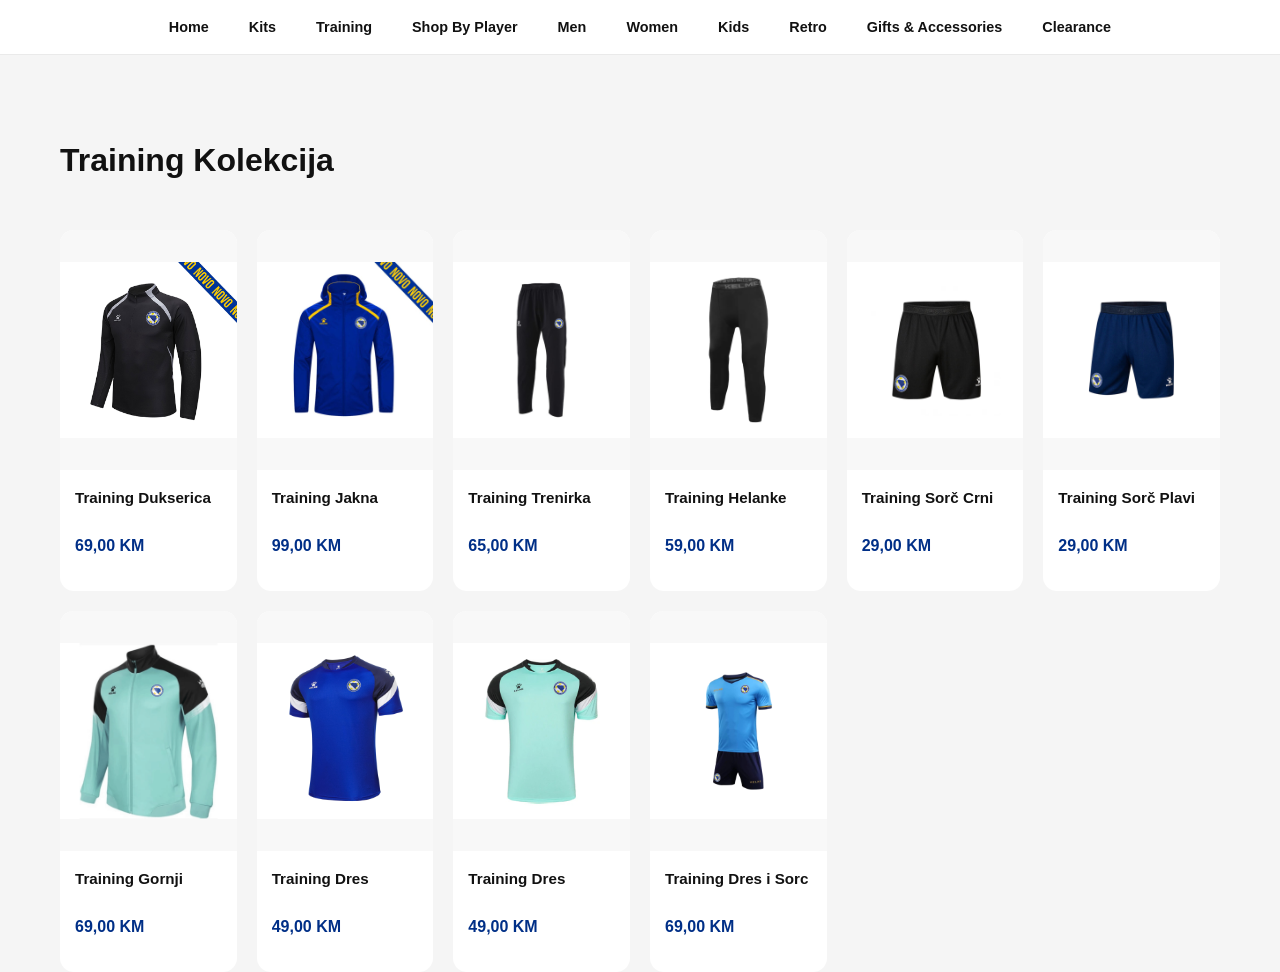
<file: training.html>
<!DOCTYPE html>
<html lang="bs">

<head>
    <meta charset="UTF-8">
    <meta name="viewport" content="width=device-width, initial-scale=1.0">
    <title>Training - NFS BiH Fanshop</title>

    <link rel="stylesheet" href="css/tptpstil.css">
</head>

<body>

    <nav>

        <ul class="nav-links">

            <li><a href="index.html">Home</a></li>
            <li><a href="kits.html">Kits</a></li>
            <li><a href="training.html">Training</a></li>
            <li><a href="menwomen.html#players">Shop By Player</a></li>
            <li><a href="menwomen.html#men">Men</a></li>
            <li><a href="menwomen.html#women">Women</a></li>
            <li><a href="menwomen.html#kids">Kids</a></li>
            <li><a href="retro.html#retro">Retro</a></li>
            <li><a href="retro.html#gifts">Gifts & Accessories</a></li>
            <li><a href="retro.html#clearance">Clearance</a></li>

        </ul>

    </nav>

    <section class="products-section">

        <div class="section-title">

            <h2>Training Kolekcija</h2>

        </div>

        <div class="products-grid">

            <article class="product-card">

                <img src="images/treningduks.jpg" alt="Training Duks">

                <h3>Training Dukserica</h3>

                <p>69,00 KM</p>

            </article>

            <article class="product-card">

                <img src="images/suskavacplavi.jpeg" alt="Training Jakna">

                <h3>Training Jakna</h3>

                <p>99,00 KM</p>

            </article>

            <article class="product-card">

                <img src="images/trenerkadonjicrna.jpg" alt="Training Trenirka">

                <h3>Training Trenirka</h3>

                <p>65,00 KM</p>

            </article>

            <article class="product-card">

                <img src="images/treninghelanke.jpg" alt="Training Helanke">

                <h3>Training Helanke</h3>

                <p>59,00 KM</p>

            </article>

            <article class="product-card">

                <img src="images/treningsorccrni.jpg" alt="Training Sorč Crni">

                <h3>Training Sorč Crni</h3>

                <p>29,00 KM</p>

            </article>

            <article class="product-card">

                <img src="images/treningsorcplavi.jpg" alt="Training Sorč Plavi">

                <h3>Training Sorč Plavi</h3>

                <p>29,00 KM</p>

            </article>

            <article class="product-card">

                <img src="images/trenerkagornjiyelena.png" alt="Training Gornji">

                <h3>Training Gornji</h3>

                <p>69,00 KM</p>

            </article>

            <article class="product-card">

                <img src="images/dres3.jpg" alt="Training Dres">

                <h3>Training Dres</h3>

                <p>49,00 KM</p>

            </article>
            <article class="product-card">

                <img src="images/dres4.jpg" alt="Training Dres">

                <h3>Training Dres</h3>

                <p>49,00 KM</p>

            </article>

            <article class="product-card">

                <img src="images/dres5.jpg" alt="Training Dres i Sorc">

                <h3>Training Dres i Sorc</h3>

                <p>69,00 KM</p>

            </article>

        </div>

    </section>

</body>

</html>
</file>
<file: css/tptpstil.css>
html {
  scroll-behavior: smooth;
}
:root {                        /*baza koda za cijelu stranicu*/
  --shop-plava: #002868;        
  --shop-zuta: #FECB00;         
  --shop-bijela: #ffffff;
  --shop-pozadina: #f4f6f9;     
  --shop-tekst: #1a1a1a;
  --shop-tag-boja: #e8eef7;     
  --shop-sjena: 0 2px 10px rgba(0, 0, 0, 0.1);
  --shop-radius: 10px;
  --shop-tranzicija: 0.25s ease;
}


/* vanjski wrapper */

.shop-sekcija { /*ime klase i klasa za dio koda u html*/
  background-color: var(--shop-pozadina);
  padding: 48px 24px;
  animation: shopFadeIn 0.5s ease-in;
}


@keyframes shopFadeIn {
  from {
    opacity: 0;
    transform: translateY(16px);
  }
  to {
    opacity: 1;
    transform: translateY(0);
  }
}



.shop-zaglavlje {
  text-align: center;
  margin-bottom: 32px;
}

.shop-naslov {
  font-size: 2rem;
  color: var(--shop-plava);
  margin-bottom: 8px;
  font-family: Georgia, serif;
}

.shop-podnaslov {
  font-size: 1rem;
  color: var(--shop-tekst);
  opacity: 0.65;
}


.shop-tabovi {
  display: flex;
  justify-content: center;
  gap: 12px;
  margin-bottom: 36px;
  flex-wrap: wrap; /* na tel prelaze u novi red ako ne staju */
}

.tab-dugme {
  background-color: var(--shop-bijela);
  color: var(--shop-plava);
  border: 2px solid var(--shop-plava);
  padding: 10px 24px;
  border-radius: 30px; /* zaobljeni oblik */
  font-size: 0.95rem;
  font-weight: bold;
  cursor: pointer;
  transition: background-color var(--shop-tranzicija),
              color var(--shop-tranzicija),
              transform var(--shop-tranzicija);
}

.tab-dugme:hover {
  background-color: var(--shop-plava);
  color: var(--shop-bijela);
  transform: translateY(-2px);
}


.tab-dugme:focus {
  outline: 3px solid var(--shop-zuta);
  outline-offset: 2px;
}


.tab-dugme.aktivan {
  background-color: var(--shop-plava);
  color: var(--shop-bijela);
  
}

.tab-dugme.aktivan::before {
 content: "\2022  ";
  color: var(--shop-zuta);
  font-size: 0.6rem;
  vertical-align: middle;
}


/*raspored kartica*/
.shop-grid {
  display: grid;
  grid-template-columns: repeat(3, 1fr);
  gap: 24px;
  max-width: 1200px;
  margin: 0 auto;
}


/* kartica proizvoda */

.shop-kartica {
  background-color: var(--shop-bijela);
  border-radius: var(--shop-radius);
  box-shadow: var(--shop-sjena);
  overflow: hidden; /* slike ne izlaze van zaobljenih uglova */
  position: relative; 
  /* Tranzicija na hover */
  transition: transform var(--shop-tranzicija),
              box-shadow var(--shop-tranzicija);
}

.shop-kartica:hover {
  transform: translateY(-5px);
  box-shadow: 0 10px 24px rgba(0, 0, 0, 0.15);
}


.dres1 {
  width: 100%; 
  height: auto; 
  display: block;
}

.kartica-slika {
  width: 100%;
  height: 25em;
  object-fit: cover; 
  display: block;
  background-color: #dce5f5; 
}


.kartica-info {
  padding: 16px;
}


.kartica-tag {
  display: inline-block;
  background-color: var(--shop-tag-boja);
  color: var(--shop-plava);
  font-size: 0.72rem;
  font-weight: bold;
  text-transform: uppercase;
  letter-spacing: 0.8px;
  padding: 0.5em 1em;
  border-radius: 20px;
  margin-bottom: 8px;
}


.kartica-naziv {
  font-size: 1rem;
  font-weight: bold;
  color: var(--shop-tekst);
  margin-bottom: 6px;
  line-height: 1.3;
}


.kartica-opis {
  font-size: 0.85rem;
  color: var(--shop-tekst);
  opacity: 0.65;
  line-height: 1.4;
  margin-bottom: 14px;
}


.kartica-dno {
  display: flex;
  justify-content: space-between;
  align-items: center;
}


.kartica-cijena {
  font-size: 1.15rem;
  font-weight: bold;
  color: var(--shop-plava);
}


.kartica-link {
  background-color: var(--shop-plava);
  color: var(--shop-bijela);
  padding: 7px 15px;
  border-radius: 6px;
  font-size: 0.85rem;
  font-weight: bold;
  text-decoration: none;
  transition: background-color var(--shop-tranzicija);
}

.kartica-link:hover {
  background-color: #001a50;
}


.kartica-badge {
  position: absolute; 
  top: 12px;
  left: 12px;
  background-color: #d32f2f; 
  color: white;
  font-size: 0.75rem;
  font-weight: bold;
  padding: 4px 10px;
  border-radius: 20px;
  animation: pulsiraj 2s infinite;
}

@keyframes pulsiraj {
  0%   { transform: scale(1); }
  50%  { transform: scale(1.08); }
  100% { transform: scale(1); }
}


.shop-kartica.sakrivena {
  display: none;
}


.nema-rezultata {
  text-align: center;
  padding: 40px;
  color: var(--shop-tekst);
  opacity: 0.5;
  font-size: 1rem;
  grid-column: 1 / -1; /* prostire se kroz sve kolone grida */
}


.shop-kartica:nth-child(even) .kartica-tag {
  background-color: #fff8e1;
  color: #7a5c00;
}




@media (max-width: 900px) {
  .shop-grid {
    grid-template-columns: repeat(2, 1fr);
  }

  .shop-naslov {
    font-size: 1.6rem;
  }
}


            @media (max-width: 600px) {
            .shop-grid {
    grid-template-columns: 1fr;
  }

  .shop-tabovi {
    gap: 8px;
  }

  .tab-dugme {
    padding: 8px 16px;
    font-size: 0.85rem;
  }

  .shop-sekcija {
    padding: 32px 16px;
  }
}

.shop-footer {
  background-color: var(--shop-plava);
  color: var(--shop-bijela);
  padding: 24px;
}

.footer-donji {
  max-width: 1200px;
  margin: 0 auto;
  display: flex;
  justify-content: space-between;
  align-items: center;
  flex-wrap: wrap;
  gap: 12px;
}

.footer-donji p {
  font-size: 0.82rem;
  font-family: Arial, sans-serif;
  opacity: 0.65;
}

.footer-linkovi {
  display: flex;
  gap: 20px;
}

.footer-linkovi a {
  color: var(--shop-bijela);
  text-decoration: none;
  font-size: 0.82rem;
  font-family: Arial, sans-serif;
  opacity: 0.65;
  transition: opacity var(--shop-tranzicija), color var(--shop-tranzicija);
}

.footer-linkovi a:hover {
  opacity: 1;
  color: var(--shop-zuta);
}

@media (max-width: 600px) {
  .footer-donji {
    flex-direction: column;
    text-align: center;
  }
}

body.dark-mode {
  --shop-pozadina: #121212;
  --shop-tekst: #f0f0f0;
  --shop-bijela: #1e1e1e;
  --shop-tag-boja: #2a2a2a;
  --shop-sjena: 0 2px 10px rgba(0, 0, 0, 0.4);
}

body.dark-mode .shop-footer {
  background-color: #0a0a0a;
}

.dark-toggle {
  position: fixed;
  bottom: 24px;
  right: 24px;
  background-color: var(--shop-plava);
  color: var(--shop-bijela);
  border: 2px solid var(--shop-zuta);
  border-radius: 30px;
  padding: 10px 20px;
  font-size: 0.88rem;
  font-weight: bold;
  cursor: pointer;
  font-family: Arial, sans-serif;
  transition: background-color var(--shop-tranzicija);
  z-index: 999;
}

.dark-toggle:hover {
  background-color: var(--shop-zuta);
  color: var(--shop-plava);
}

body {
    margin: 0;
    padding: 0;
    font-family: 'Montserrat', sans-serif;
    background-color: #f5f5f5;
    color: #111;
}

.top-bar {
    background-color: #002F87;
    color: white;
    display: flex;
    justify-content: space-between;
    align-items: center;
    padding: 8px 60px;
    font-size: 0.75rem;
}

.top-bar a {
    color: white;
    text-decoration: none;
    margin-left: 20px;
}

.top-bar-right {
    display: flex;
    align-items: center;
}


header {
   background-color: white;
    padding: 8px 40px;
    border-bottom: 1px solid #e5e5e5;
}

.header-container {
    display: flex;
    align-items: center;
    justify-content: space-between;
     min-height: unset;
}

.logo img {
     width: 70px;
    height: 70px;
    object-fit: contain;
    display: block;
}


.search-bar {
    width: 45%;
    position: relative;
}

.search-bar input {
    width: 100%;
    padding: 15px 20px;
    border-radius: 40px;
    border: 1px solid #dcdcdc;
    font-size: 0.95rem;
    outline: none;
}

.search-bar button {
    position: absolute;
    right: 20px;
    top: 13px;
    background: none;
    border: none;
    cursor: pointer;
    font-size: 1rem;
}


.header-icons {
    display: flex;
    gap: 20px;
}

.header-icons a {
    text-decoration: none;
    font-size: 1.3rem;
    color: #111;
}


nav {
    background-color: white;
    padding: 0 60px;
    border-bottom: 1px solid #eaeaea;
}

.nav-links {
    display: flex;
    justify-content: center;
    gap: 40px;
    list-style: none;
    padding: 18px 0;
    margin: 0;
}

.nav-links a {
    text-decoration: none;
    color: #111;
    font-size: 0.9rem;
    font-weight: 600;
    transition: 0.3s;
}

.nav-links a:hover {
    color: #002F87;
}


.hero-banner {
    width: 100%;
    margin: 60px 0;
    overflow: hidden;
    position: relative;
}

.hero-banner img {
    width: 100%;
    height: auto;
    display: block;
}


.hero-content {
    position: absolute;

    bottom: 120px;
    left: 50%;

    transform: translateX(-50%);

    display: flex;
    justify-content: center;
    align-items: center;
}

.hero-content h2 {
    font-size: 3rem;
    margin-bottom: 20px;
}

.hero-content a {
    background-color: white;
    color: #002F87;

    padding: 16px 34px;

    border-radius: 40px;

    text-decoration: none;

    font-weight: 700;
    font-size: 1rem;

    transition: 0.3s;
}

.hero-content a:hover {
    background-color: #FFD447;
    transform: scale(1.05);
}
.hero-btn {
    display: inline-block;
}

.benefits-section {
    display: grid;
    grid-template-columns: repeat(4, 1fr);
    gap: 20px;
    margin: 40px 60px;
    text-align: center;
}

.benefit-box {
    background-color: white;
    padding: 25px;
    border-radius: 12px;
}

.benefit-box h3 {
    font-size: 1rem;
    margin-bottom: 8px;
    color: #002F87;
}

.benefit-box p {
    font-size: 0.85rem;
    color: #666;
}


.section-title {
    display: flex;
    justify-content: space-between;
    align-items: center;
    margin: 60px;
    margin-bottom: 25px;
}

.section-title h2 {
    font-size: 2rem;
    font-weight: 800;
}

.section-title a {
    text-decoration: none;
    color: #002F87;
    font-weight: 700;
}


.products-grid {
    display: grid;
    grid-template-columns: repeat(6, 1fr);
    gap: 20px;
    margin: 0 60px;
}

.product-card {
    background-color: white;
    border-radius: 14px;
    overflow: hidden;
    transition: 0.3s;
    padding-bottom: 20px;
}

.product-card:hover {
    transform: translateY(-6px);
    box-shadow: 0 10px 25px rgba(0,0,0,0.1);
}

.product-card img {
    width: 100%;
    height: 240px;
    object-fit: contain;
    background-color: #f8f8f8;
}

.product-card h3 {
    font-size: 0.95rem;
    padding: 15px;
    margin: 0;
}

.product-card p {
    font-size: 1rem;
    font-weight: 700;
    padding: 0 15px;
    color: #002F87;
}


.hero-banner {
    width: 100%;
    margin: 60px 0;
    overflow: hidden;
    position: relative;
}

.hero-banner img {
    width: 100%;
    height: auto;
    display: block;
}


.promo-banner {
    width: 100%;
    margin: 60px 0;
    overflow: hidden;
    position: relative;
}

.promo-banner img {
    width: 100%;
    height: auto;
    display: block;
}


.promo-content {
    position: absolute;

    bottom: 60px;
    left: 70px;

    display: flex;
    flex-direction: column;
    align-items: flex-start;

    gap: 20px;

     max-width: 60%;
}

.promo-content h2 {
    color: white;

    font-size: clamp(1.5rem, 5vw, 4rem);
    font-weight: 800;

    line-height: 1.1;

    margin: 0;
}

.promo-content a {
    background-color: white;
    color: #002F87;

    padding: clamp(10px, 1.5vw, 14px) clamp(18px, 3vw, 30px);

    border-radius: 40px;

    text-decoration: none;

    font-weight: 700;

    font-size: clamp(0.8rem, 1.5vw, 1rem);

    transition: 0.3s;
}

.promo-content a:hover {
    background-color: #FFD447;
}


.categories-grid {
    display: grid;
    grid-template-columns: repeat(7, 1fr);
    gap: 20px;
    margin: 0 60px;
}

.category-card {
    background-color: white;
    border-radius: 14px;
    padding: 20px;
    text-align: center;
    transition: 0.3s;
}

.category-card:hover {
    transform: translateY(-5px);
}

.category-card img {
    width: 100%;
    height: 120px;
    object-fit: contain;
}

.category-card h3 {
    margin-top: 15px;
    font-size: 0.95rem;
}


.countdown-section {
    position: relative;
    margin: 60px;
    border-radius: 18px;
    overflow: hidden;
}

.countdown-section img {
    width: 100%;
    height: 350px;
    object-fit: cover;
}

.countdown-overlay {
    position: absolute;
    inset: 0;
    background: rgba(0,0,0,0.45);

    display: flex;
    justify-content: space-between;
    align-items: center;

    padding: 60px;
    color: white;
}

.countdown-text h2 {
    font-size: 2.5rem;
    max-width: 500px;
}

.countdown-boxes {
    display: flex;
    gap: 25px;
}

.countdown-box {
    text-align: center;
}

.countdown-box h3 {
    font-size: 3rem;
    margin-bottom: 8px;
}

.countdown-box span {
    font-size: 0.85rem;
}


footer {
    background-color: white;
    padding: 70px 60px 30px;
    margin-top: 80px;
}

.footer-container {
    display: grid;
    grid-template-columns: repeat(4, 1fr);
    gap: 40px;
}

.footer-column img {
    width: 160px;
    margin-bottom: 20px;
}

.footer-column h3 {
    margin-bottom: 20px;
}

.footer-column a {
    display: block;
    margin-bottom: 12px;
    color: #555;
    text-decoration: none;
}

.footer-column form {
    display: flex;
    gap: 10px;
}

.footer-column input {
    padding: 12px;
    border: 1px solid #ccc;
    border-radius: 8px;
}

.footer-column button {
    background-color: #002F87;
    color: white;
    border: none;
    padding: 12px 18px;
    border-radius: 8px;
    cursor: pointer;
}

.footer-bottom {
    margin-top: 50px;
    border-top: 1px solid #ddd;
    padding-top: 20px;

    display: flex;
    justify-content: space-between;
}

/* ========================================= */
/* RESPONSIVE */
/* ========================================= */

@media (max-width: 900px) {

    .products-grid {
        grid-template-columns: repeat(2, 1fr);
    }

    .categories-grid {
        grid-template-columns: repeat(3, 1fr);
    }

    .benefits-section {
        grid-template-columns: repeat(2, 1fr);
    }

    .footer-container {
        grid-template-columns: repeat(2, 1fr);
    }

    .countdown-overlay {
        flex-direction: column;
        text-align: center;
        gap: 30px;
    }

    .hero {
        height: 500px;
    }
}

@media (max-width: 600px) {

    .top-bar,
    .header-container,
    .nav-links,
    .section-title,
    .footer-bottom {
        flex-direction: column;
    }

    .products-grid,
    .categories-grid,
    .benefits-section,
    .footer-container {
        grid-template-columns: 1fr;
    }

    .hero-content h1 {
        font-size: 2rem;
    }

    .promo-content h2 {
        font-size: 2rem;
    }

    .countdown-boxes {
        flex-wrap: wrap;
        justify-content: center;
    }

    header,
    nav,
    .products-grid,
    .promo-banner,
    .categories-grid,
    .countdown-section,
    .video-section,
    footer {
        margin-left: 20px;
        margin-right: 20px;
        padding-left: 0;
        padding-right: 0;
    }
   @media (max-width: 1200px) {

    .promo-content h2 {
        font-size: 3rem;
    }

    .promo-content {
        left: 50px;
        bottom: 40px;
    }
}

@media (max-width: 900px) {

    .promo-content h2 {
        font-size: 2.2rem;
    }

    .promo-content {
        left: 35px;
        bottom: 30px;
    }

    .promo-content a {
        padding: 12px 24px;
        font-size: 0.9rem;
    }
}

@media (max-width: 600px) {

    .promo-content h2 {
        font-size: 1.6rem;
    }

    .promo-content {
        left: 20px;
        bottom: 20px;
    }

    .promo-content a {
        padding: 10px 18px;
        font-size: 0.8rem;
    }
}

}
.kontakt-section {

    max-width: 700px;

    margin: 80px auto;

    background: white;

    padding: 40px;

    border-radius: 20px;
}

.kontakt-section h1 {

    margin-bottom: 30px;

    color: #002F87;
}

.form-group {

    display: flex;

    flex-direction: column;

    margin-bottom: 20px;
}

.form-group input,
.form-group select,
.form-group textarea {

    padding: 14px;

    border: 1px solid #ccc;

    border-radius: 10px;

    font-size: 1rem;
}

.form-group textarea {

    min-height: 120px;

    resize: vertical;
}

.form-buttons {

    display: flex;

    gap: 15px;
}

.form-buttons button {

    background: #002F87;

    color: white;

    border: none;

    padding: 14px 28px;

    border-radius: 40px;

    cursor: pointer;

    font-weight: 700;
}

.error {

    color: red;

    font-size: 0.9rem;

    margin-top: 5px;
}

.greska {

    border: 2px solid red;
}

#uspjesnaPoruka {

    margin-top: 25px;

    color: green;

    font-weight: bold;

    font-size: 1.1rem;
}
</file>
